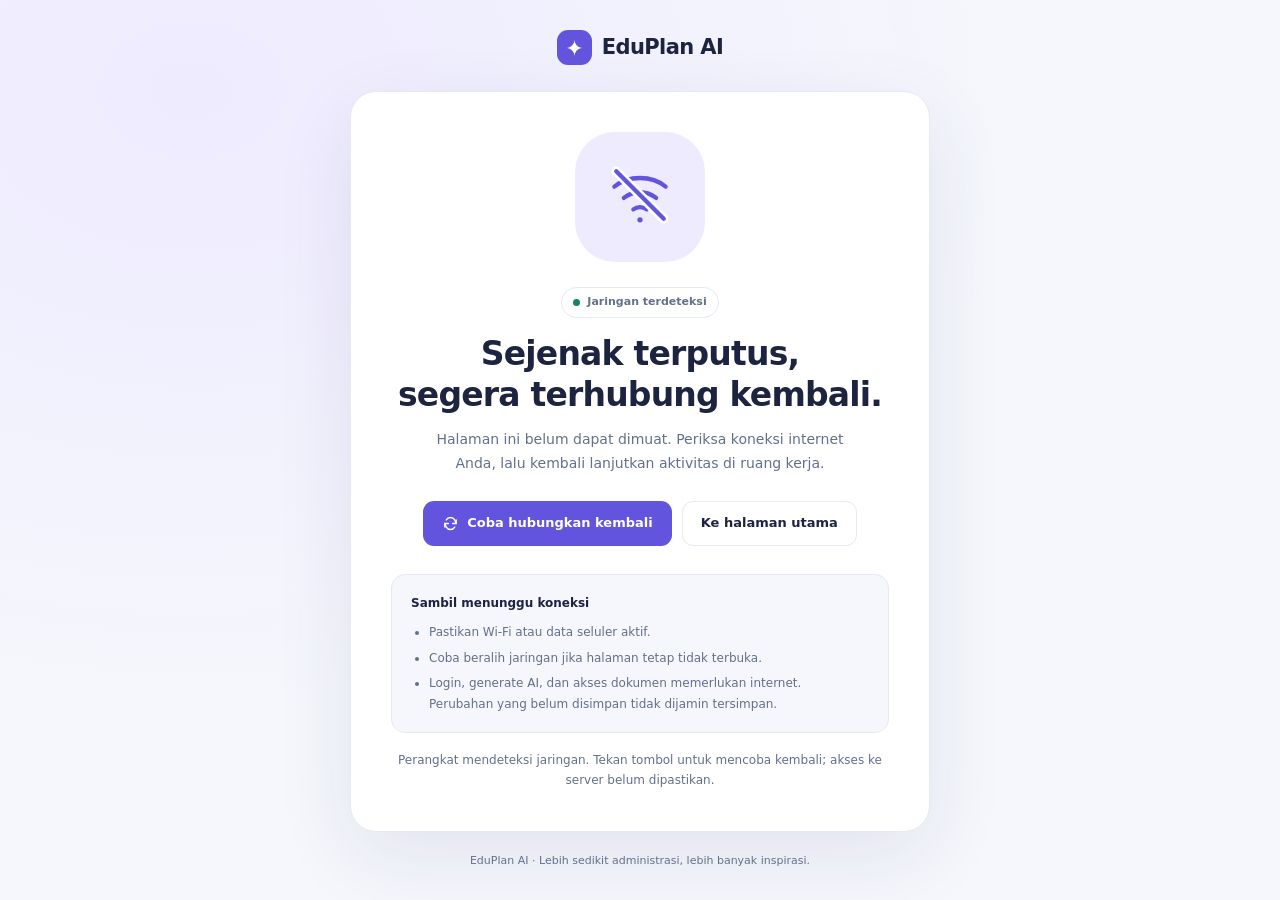
<file: offline.html>
<!doctype html>
<html lang="id">
<head>
  <meta charset="utf-8">
  <meta name="viewport" content="width=device-width, initial-scale=1">
  <meta name="theme-color" content="#6254dc">
  <title>Koneksi terputus | EduPlan AI</title>
  
  
  <!-- Favicon dari folder asset -->
<link rel="icon" type="image/png" href="./asset/logo.png">
  
  
  
  <!-- Semua aset halaman ini tertanam agar tetap tampil tanpa internet. -->
  <script>
    try {
      document.documentElement.dataset.theme = localStorage.getItem('eduplan-theme') || 'light';
    } catch (_) {}
  </script>
  <style>
    :root { color-scheme:light; --bg:#f5f7fc; --surface:#fff; --text:#1c2440; --muted:#63708a; --line:#e5e9f3; --primary:#6254dc; --soft:#eeebff; --shadow:0 24px 80px rgba(45,38,105,.09); }
    [data-theme="dark"] { color-scheme:dark; --bg:#101523; --surface:#1a2134; --text:#edf0ff; --muted:#a0abc4; --line:#303a52; --primary:#a598ff; --soft:#322c53; --shadow:0 24px 80px rgba(0,0,0,.2); }
    * { box-sizing:border-box; }
    body { margin:0; min-height:100vh; min-height:100svh; display:grid; place-items:center; padding:28px 20px; background:radial-gradient(ellipse at 15% 10%,var(--soft),transparent 55%),var(--bg); color:var(--text); font:14px/1.7 system-ui,-apple-system,BlinkMacSystemFont,"Segoe UI",sans-serif; }
    .page { width:100%; max-width:580px; }
    .brand { display:flex; align-items:center; justify-content:center; gap:10px; margin-bottom:26px; font-size:21px; font-weight:800; letter-spacing:-.6px; }
    .brand-mark { display:grid; place-items:center; width:35px; height:35px; border-radius:11px; background:#6254dc; color:#fff; font-size:22px; }
    .card { padding:40px; border:1px solid var(--line); border-radius:26px; background:var(--surface); box-shadow:var(--shadow); text-align:center; }
    .illustration { position:relative; display:grid; place-items:center; width:130px; height:130px; margin:0 auto 25px; border-radius:40px; background:var(--soft); color:var(--primary); }
    .illustration svg { width:76px; height:76px; }
    .status { display:inline-flex; align-items:center; justify-content:center; gap:7px; margin-bottom:15px; padding:5px 11px; border:1px solid var(--line); border-radius:99px; color:var(--muted); font-size:11px; font-weight:650; }
    .dot { width:7px; height:7px; border-radius:50%; background:#b98326; }
    .status[data-online="true"] .dot { background:#16855e; }
    h1 { margin:0 0 13px; font-size:clamp(25px,5vw,33px); line-height:1.25; letter-spacing:-.8px; }
    .intro { max-width:410px; margin:0 auto 25px; color:var(--muted); font-size:14px; }
    .actions { display:flex; flex-wrap:wrap; align-items:center; justify-content:center; gap:10px; }
    .btn { display:inline-flex; align-items:center; justify-content:center; gap:8px; min-height:45px; padding:11px 18px; border:1px solid var(--line); border-radius:11px; color:var(--text); background:var(--surface); font:650 13px/1.4 system-ui,sans-serif; text-decoration:none; cursor:pointer; }
    .btn-primary { border-color:transparent; background:var(--primary); color:#fff; }
    [data-theme="dark"] .btn-primary { color:#1c183a; }
    .btn svg { width:17px; height:17px; }
    .btn:hover { filter:brightness(.97); }
    :focus-visible { outline:3px solid var(--primary); outline-offset:4px; }
    .tips { margin-top:28px; padding:18px 19px; border:1px solid var(--line); border-radius:14px; background:var(--bg); text-align:left; }
    .tips h2 { margin:0 0 9px; font-size:12px; font-weight:750; }
    .tips ul { margin:0; padding-left:18px; color:var(--muted); font-size:12px; }
    .tips li + li { margin-top:5px; }
    .connection { margin:17px 0 0; color:var(--muted); font-size:12px; }
    .footer { margin:20px 0 0; color:var(--muted); font-size:11px; text-align:center; }
    @media(max-width:480px) { body { padding:24px 16px; } .card { padding:29px 22px; border-radius:21px; } .illustration { width:110px; height:110px; border-radius:32px; } .actions { flex-direction:column; } .btn { width:100%; } }
  </style>
</head>
<body>
  <div class="page">
    <header class="brand" aria-label="EduPlan AI"><span class="brand-mark" aria-hidden="true">✦</span><span>EduPlan AI</span></header>
    <main class="card">
      <div class="illustration" aria-hidden="true">
        <svg viewBox="0 0 80 80" fill="none" stroke="currentColor" stroke-width="4.5" stroke-linecap="round" stroke-linejoin="round">
          <path d="M13 29c15-12 39-12 54 0M23 41c10-8 24-8 34 0M33 53c4-3 10-3 14 0"/>
          <circle cx="40" cy="64" r="2.8" fill="currentColor" stroke="none"/>
          <path d="m15 13 50 50" stroke="var(--surface)" stroke-width="10"/>
          <path d="m15 13 50 50"/>
        </svg>
      </div>
      <div class="status" id="status"><span class="dot" aria-hidden="true"></span><span id="status-label">Halaman offline</span></div>
      <h1>Sejenak terputus,<br>segera terhubung kembali.</h1>
      <p class="intro">Halaman ini belum dapat dimuat. Periksa koneksi internet Anda, lalu kembali lanjutkan aktivitas di ruang kerja.</p>
      <div class="actions">
        <button class="btn btn-primary" id="retry" type="button">
          <svg viewBox="0 0 24 24" fill="none" stroke="currentColor" stroke-width="2" stroke-linecap="round" stroke-linejoin="round" aria-hidden="true"><path d="M20 7v5h-5M4 17v-5h5"/><path d="M6 7a7 7 0 0 1 12 0l2 5M4 12l2 5a7 7 0 0 0 12 0"/></svg>
          Coba hubungkan kembali
        </button>
        <a class="btn" href="./">Ke halaman utama</a>
      </div>
      <section class="tips" aria-labelledby="tips-title">
        <h2 id="tips-title">Sambil menunggu koneksi</h2>
        <ul>
          <li>Pastikan Wi-Fi atau data seluler aktif.</li>
          <li>Coba beralih jaringan jika halaman tetap tidak terbuka.</li>
          <li>Login, generate AI, dan akses dokumen memerlukan internet. Perubahan yang belum disimpan tidak dijamin tersimpan.</li>
        </ul>
      </section>
      <p class="connection" id="connection" role="status" aria-live="polite">Periksa koneksi, lalu tekan tombol di atas.</p>
    </main>
    <footer class="footer">EduPlan AI · Lebih sedikit administrasi, lebih banyak inspirasi.</footer>
  </div>
  <script>
    (() => {
      const status = document.getElementById('status');
      const label = document.getElementById('status-label');
      const connection = document.getElementById('connection');
      function updateConnection() {
        const online = navigator.onLine;
        status.dataset.online = String(online);
        label.textContent = online ? 'Jaringan terdeteksi' : 'Perangkat sedang offline';
        connection.textContent = online
          ? 'Perangkat mendeteksi jaringan. Tekan tombol untuk mencoba kembali; akses ke server belum dipastikan.'
          : 'Belum ada jaringan yang terdeteksi. Aktifkan Wi-Fi atau data seluler.';
      }
      document.getElementById('retry').addEventListener('click', () => window.location.reload());
      window.addEventListener('online', updateConnection);
      window.addEventListener('offline', updateConnection);
      updateConnection();
    })();
  </script>
</body>
</html>
</file>
